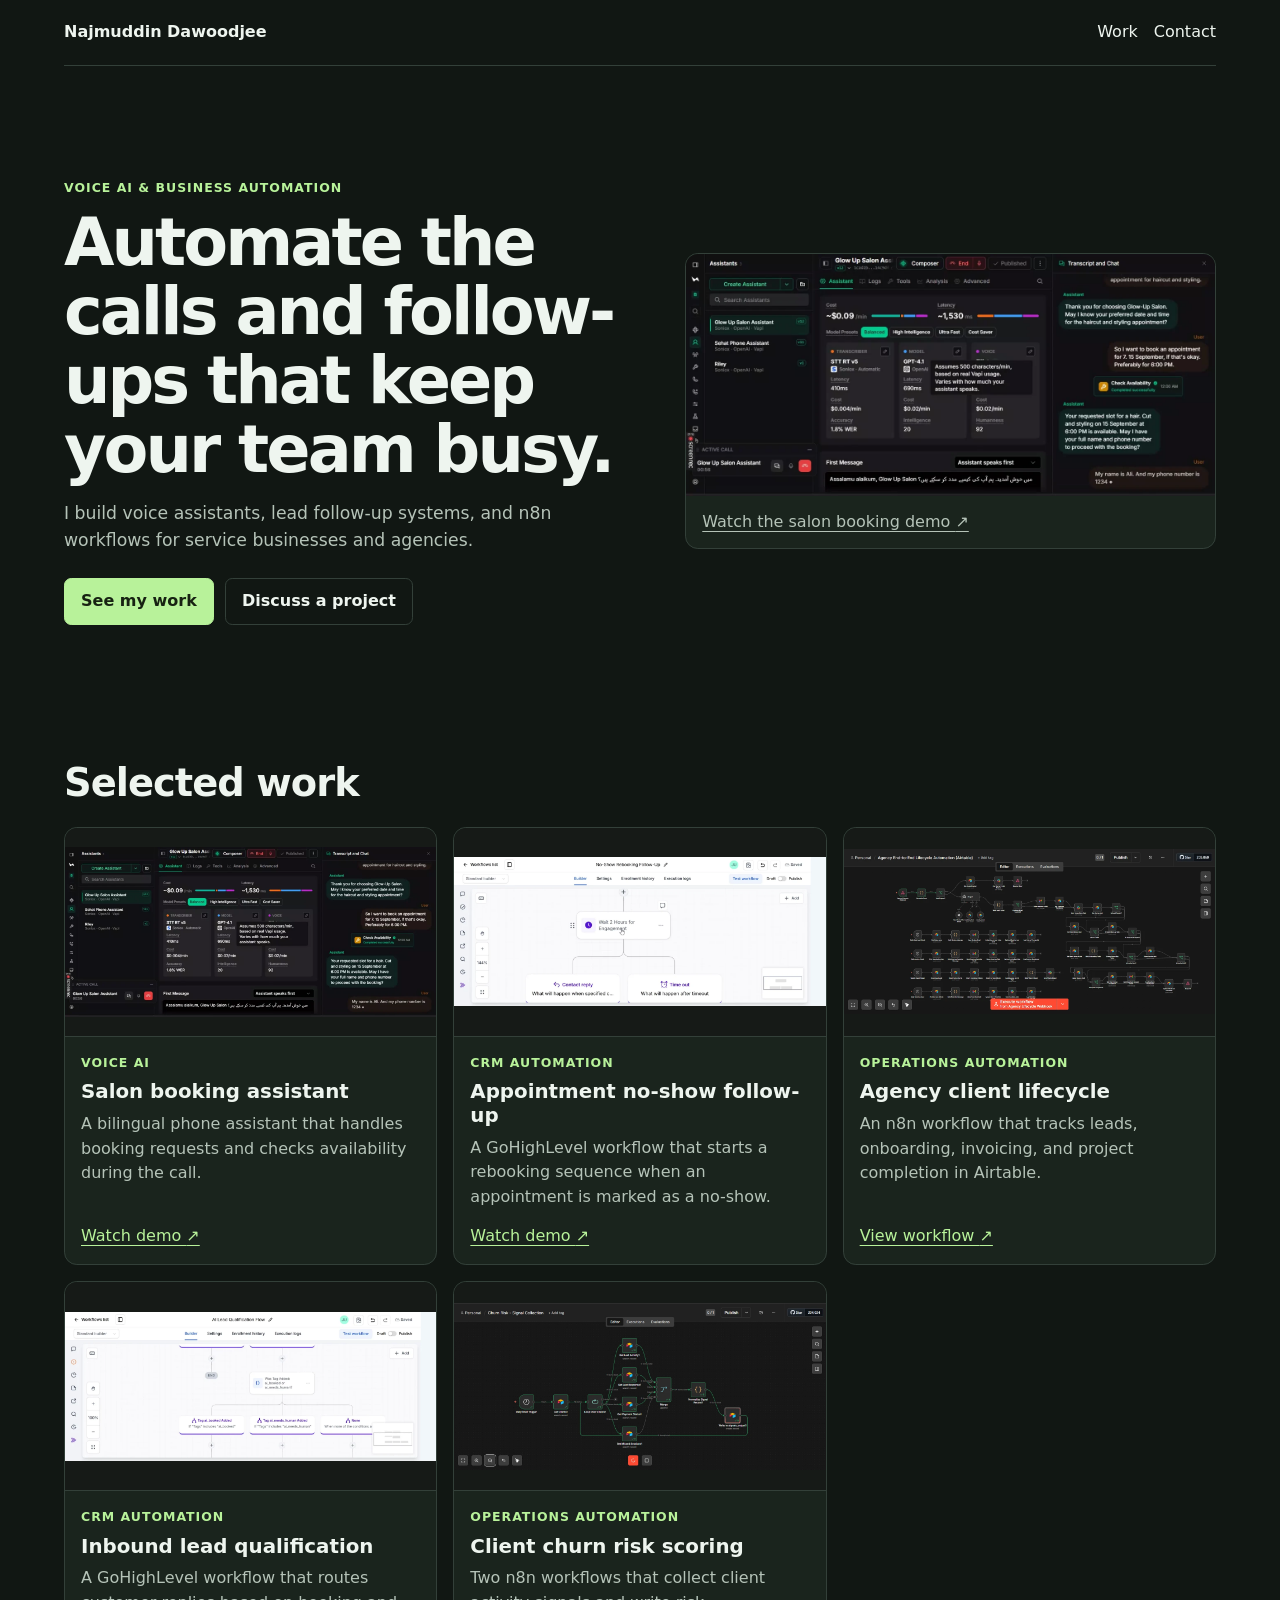
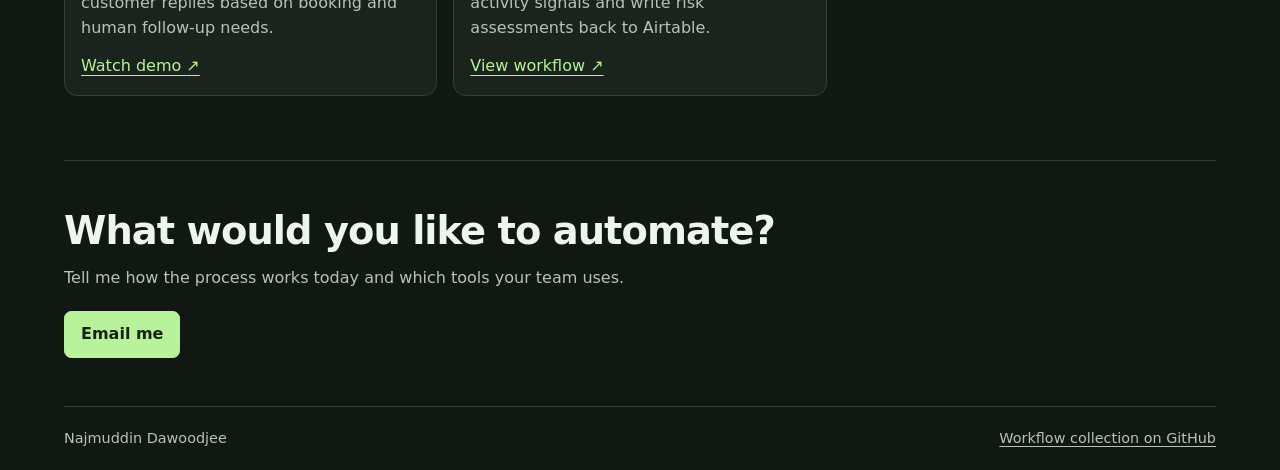
<file: index.html>
<!doctype html>
<html lang="en">
<head>
  <meta charset="utf-8">
  <meta name="viewport" content="width=device-width,initial-scale=1">
  <meta name="description" content="Voice AI, lead follow-up, and business automations by Najmuddin Dawoodjee. See working demos and workflow walkthroughs.">
  <title>Najmuddin Dawoodjee | Voice AI &amp; Automation</title>
  <link rel="stylesheet" href="style.css">
  <script src="projects.js" defer></script>
  <script src="app.js" defer></script>
</head>
<body>
  <header class="shell site-header">
    <a class="brand" href="index.html">Najmuddin Dawoodjee</a>
    <nav aria-label="Main"><a href="#work">Work</a><a href="#contact">Contact</a></nav>
  </header>
  <main class="shell">
    <section class="hero">
      <div>
        <p class="kicker">Voice AI &amp; business automation</p>
        <h1>Automate the calls and follow-ups that keep your team busy.</h1>
        <p class="intro">I build voice assistants, lead follow-up systems, and n8n workflows for service businesses and agencies.</p>
        <div class="actions"><a class="button primary" href="#work">See my work</a><a class="button" href="#contact">Discuss a project</a></div>
      </div>
      <figure class="hero-media">
        <a href="project.html?id=salon-voice-assistant"><img src="assets/salon-booking.webp" alt="Salon voice assistant checking appointment availability in a test call" width="1280" height="586"></a>
        <figcaption><a href="project.html?id=salon-voice-assistant">Watch the salon booking demo <span aria-hidden="true">↗</span></a></figcaption>
      </figure>
    </section>
    <section id="work" class="work" aria-labelledby="work-title">
      <h2 id="work-title">Selected work</h2>
      <div id="project-grid" class="project-grid"></div>
      <noscript><p><a href="https://github.com/NKD52/AI-Agents">Browse the workflow collection on GitHub</a></p></noscript>
    </section>
    <section id="contact" class="contact">
      <h2>What would you like to automate?</h2>
      <p>Tell me how the process works today and which tools your team uses.</p>
      <a class="button primary" href="mailto:najdawoodjee@gmail.com">Email me</a>
    </section>
  </main>
  <footer class="shell site-footer"><span>Najmuddin Dawoodjee</span><a href="https://github.com/NKD52/AI-Agents">Workflow collection on GitHub</a></footer>
</body>
</html>
</file>
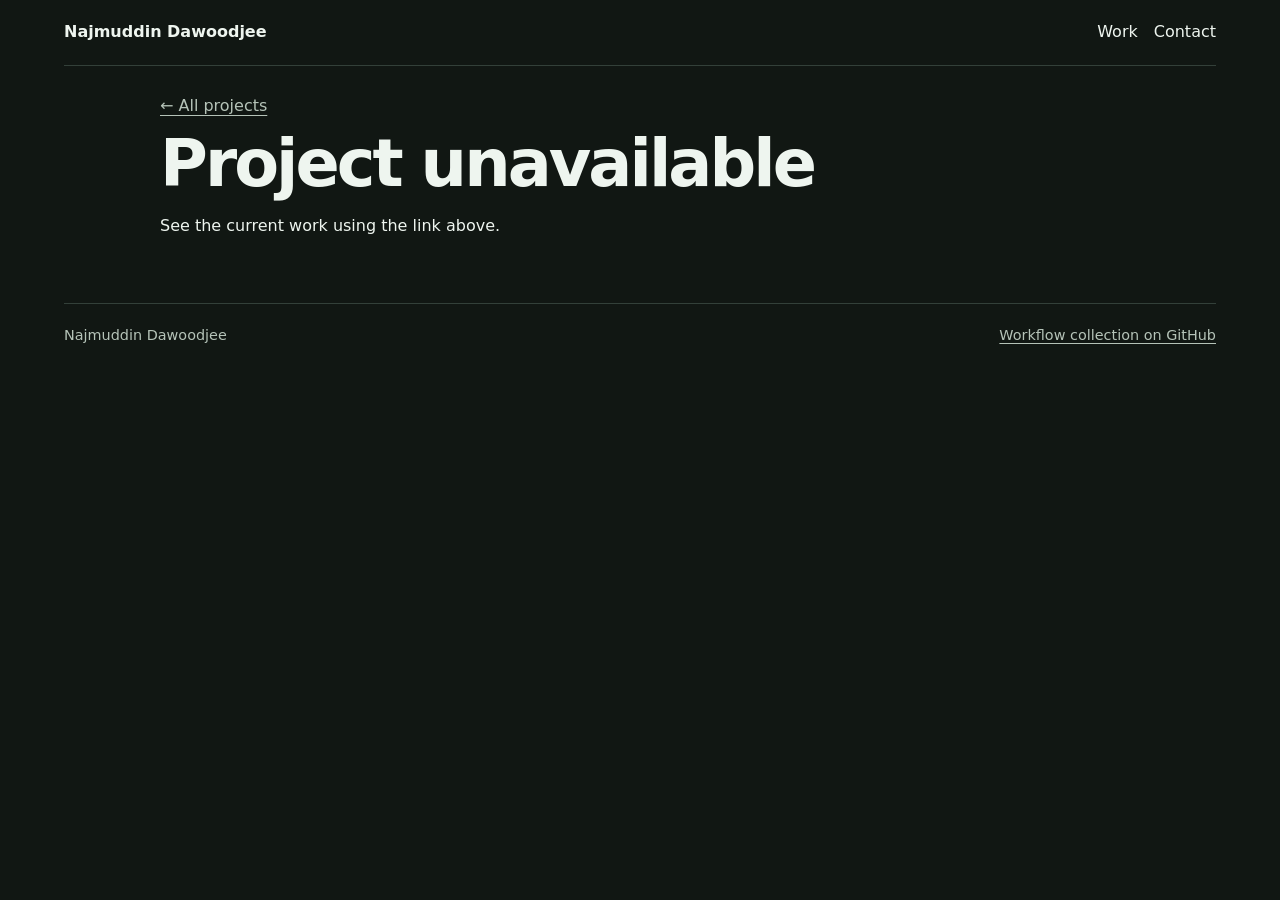
<file: project.html>
<!doctype html>
<html lang="en">
<head>
  <meta charset="utf-8">
  <meta name="viewport" content="width=device-width,initial-scale=1">
  <title>Case study | Najmuddin Dawoodjee</title>
  <link rel="stylesheet" href="style.css">
  <script src="projects.js" defer></script>
  <script src="app.js" defer></script>
</head>
<body>
  <header class="shell site-header">
    <a class="brand" href="index.html">Najmuddin Dawoodjee</a>
    <nav aria-label="Main"><a href="index.html#work">Work</a><a href="index.html#contact">Contact</a></nav>
  </header>
  <main class="shell case-page" id="case-study">
    <a class="back-link" href="index.html#work">← All projects</a>
    <article id="case-content"></article>
    <noscript><p>Enable JavaScript to see this case study.</p></noscript>
  </main>
  <footer class="shell site-footer"><span>Najmuddin Dawoodjee</span><a href="https://github.com/NKD52/AI-Agents">Workflow collection on GitHub</a></footer>
</body>
</html>
</file>
<file: style.css>
:root {
  color-scheme: dark;
  font-family: system-ui, sans-serif;
  color: #eef5ef;
  background: #111713;
  --muted: #b5c3b8;
  --line: #334039;
  --accent: #b8f29a;
  --panel: #1a241d;
}

*, *::before, *::after { box-sizing: border-box; }
body { margin: 0; line-height: 1.55; }
a { color: inherit; text-underline-offset: .23em; }
a:focus-visible { outline: 2px solid var(--accent); outline-offset: 5px; }
img, video { display: block; max-width: 100%; }
h1, h2, h3, p, figure { margin: 0; }
.shell { width: min(72rem, calc(100% - 3rem)); margin-inline: auto; }
.site-header, .site-footer, nav, .actions { display: flex; align-items: center; flex-wrap: wrap; gap: 1rem; }
.site-header, .site-footer { justify-content: space-between; padding-block: 1.25rem; }
.site-header { border-bottom: 1px solid var(--line); }
.site-footer { border-top: 1px solid var(--line); color: var(--muted); font-size: .9rem; }
.site-header a, .card-link { text-decoration: none; }
.site-header a:hover, .card-action { text-decoration: underline; }
.brand { font-weight: 740; }
.hero { display: grid; grid-template-columns: 1.05fr 1fr; align-items: center; gap: clamp(1.5rem, 5vw, 4.25rem); padding-block: clamp(3rem, 9vw, 7rem); }
.kicker { color: var(--accent); font-size: .78rem; font-weight: 720; letter-spacing: .08em; text-transform: uppercase; }
h1 { font-size: clamp(2.25rem, 5.1vw, 4.4rem); line-height: 1.06; letter-spacing: -.045em; margin-block: .65rem 1rem; }
h2 { font-size: clamp(1.7rem, 3vw, 2.5rem); line-height: 1.15; letter-spacing: -.025em; }
.intro { color: var(--muted); max-width: 53ch; font-size: 1.08rem; }
.actions { margin-top: 1.5rem; gap: .7rem; }
.button { display: inline-block; border: 1px solid var(--line); border-radius: .45rem; padding: .64rem 1rem; text-decoration: none; font-weight: 670; }
.button:hover { border-color: var(--accent); }
.primary { background: var(--accent); border-color: var(--accent); color: #172212; }
.primary:hover { background: #d1ffba; }
.hero-media, .project-card, .case-media { background: var(--panel); border: 1px solid var(--line); border-radius: .8rem; }
.hero-media img, .project-card img { width: 100%; height: auto; border-radius: .75rem .75rem 0 0; }
.hero-media figcaption, .case-media figcaption { padding: .85rem 1rem; color: var(--muted); }
.work { padding-block: 1.5rem 4rem; }
.project-grid { display: grid; grid-template-columns: repeat(3, minmax(0, 1fr)); gap: 1rem; margin-top: 1.35rem; }
.project-card { display: flex; }
.project-card:hover { border-color: #72906f; }
.card-link { display: flex; flex: 1; flex-direction: column; min-width: 0; border-radius: .8rem; }
.project-card img { background: #161a17; border-bottom: 1px solid var(--line); aspect-ratio: 16 / 9; object-fit: contain; }
.card-text { display: flex; flex: 1; flex-direction: column; gap: .5rem; padding: 1rem; }
.card-text h3 { font-size: 1.24rem; line-height: 1.2; }
.card-text p:not(.kicker), .contact p { color: var(--muted); }
.card-action { color: var(--accent); margin-top: auto; padding-top: .35rem; }
.contact { border-top: 1px solid var(--line); padding-block: 3rem; }
.contact p { margin-block: .8rem 1.25rem; }
.case-page { max-width: 60rem; padding-block: 1.75rem 4rem; }
.back-link { color: var(--muted); }
.case-header { margin-block: 2rem 1.5rem; }
.tools { display: flex; flex-wrap: wrap; gap: .5rem; list-style: none; padding: 0; margin: 1rem 0 0; }
.tools li { border: 1px solid var(--line); border-radius: 1rem; padding: .2rem .65rem; color: var(--muted); }
.case-media { overflow: hidden; }
.case-media img, .case-media video { width: 100%; background: #111613; }
.case-media a + a img { border-top: 1px solid var(--line); }
.case-flow { margin-top: 2rem; }
.case-flow li + li { margin-top: .4rem; }

@media (max-width: 56rem) {
  .project-grid { grid-template-columns: repeat(2, minmax(0, 1fr)); }
}

@media (max-width: 42rem) {
  .shell { width: calc(100% - 2rem); }
  .hero, .project-grid { grid-template-columns: 1fr; }
  .hero { padding-block: 2.5rem 2rem; }
}
</file>
